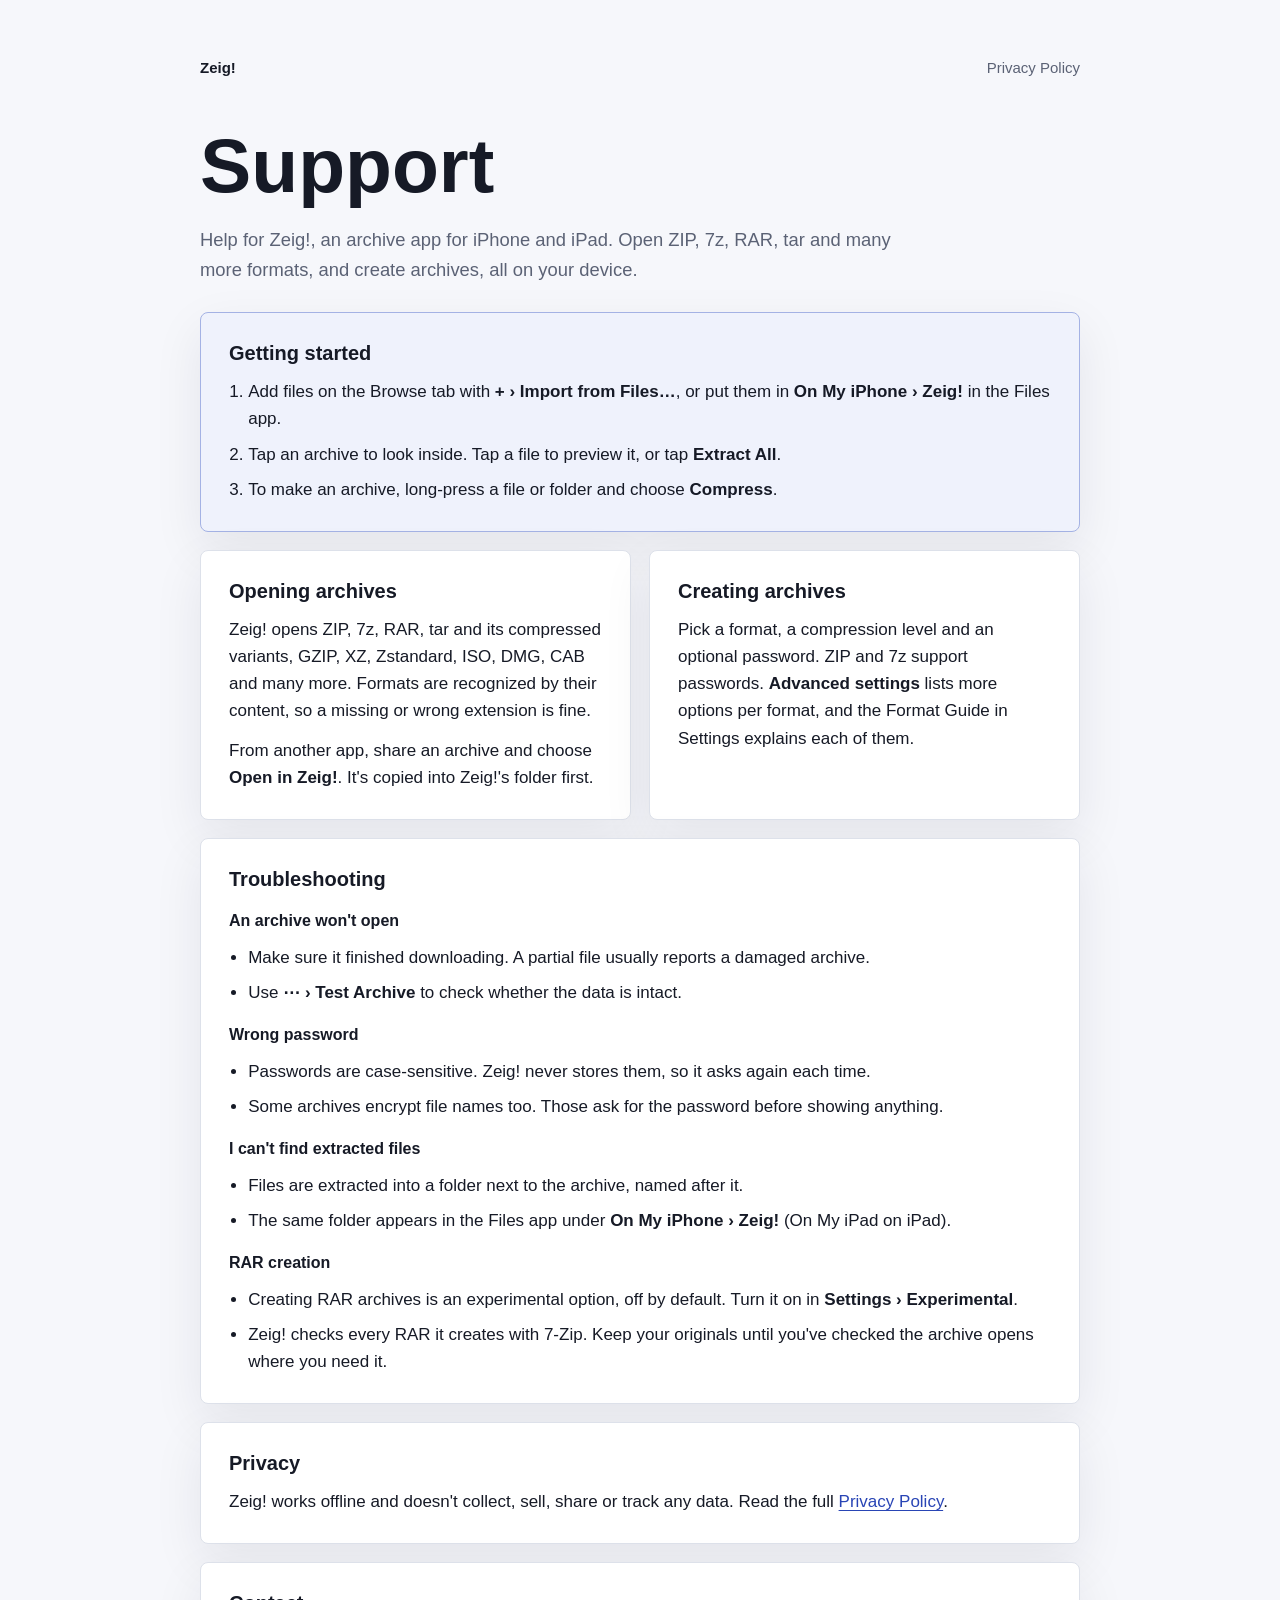
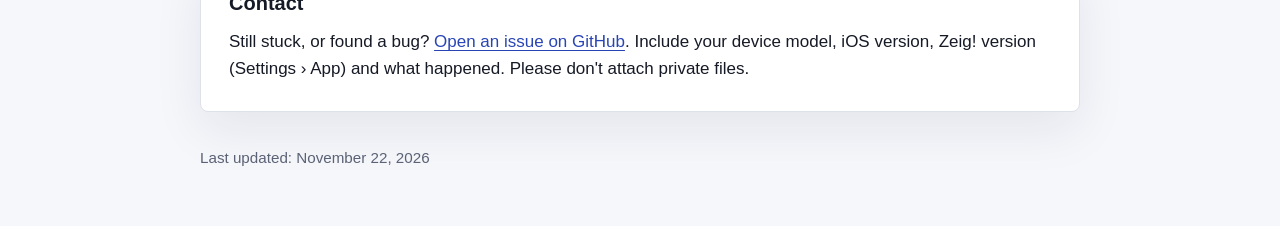
<file: docs/index.html>
<!doctype html>
<html lang="en">
<head>
  <meta charset="utf-8">
  <meta name="viewport" content="width=device-width, initial-scale=1">
  <title>Support | Zeig!</title>
  <meta name="description" content="Support for Zeig!, an archive app for iPhone and iPad.">
  <link rel="stylesheet" href="style.css">
</head>
<body>
  <div class="page">
    <header>
      <nav aria-label="Page navigation">
        <a class="brand" href="index.html">Zeig!</a>
        <a href="privacy-policy.html">Privacy Policy</a>
      </nav>
      <h1>Support</h1>
      <p class="intro">Help for Zeig!, an archive app for iPhone and iPad. Open ZIP, 7z, RAR, tar and many more formats, and create archives, all on your device.</p>
    </header>

    <main>
      <section class="highlight" aria-labelledby="quick-start">
        <h2 id="quick-start">Getting started</h2>
        <ol>
          <li>Add files on the Browse tab with <strong>+ › Import from Files…</strong>, or put them in <strong>On My iPhone › Zeig!</strong> in the Files app.</li>
          <li>Tap an archive to look inside. Tap a file to preview it, or tap <strong>Extract All</strong>.</li>
          <li>To make an archive, long-press a file or folder and choose <strong>Compress</strong>.</li>
        </ol>
      </section>

      <div class="grid">
        <section aria-labelledby="opening">
          <h2 id="opening">Opening archives</h2>
          <p>Zeig! opens ZIP, 7z, RAR, tar and its compressed variants, GZIP, XZ, Zstandard, ISO, DMG, CAB and many more. Formats are recognized by their content, so a missing or wrong extension is fine.</p>
          <p>From another app, share an archive and choose <strong>Open in Zeig!</strong>. It's copied into Zeig!'s folder first.</p>
        </section>

        <section aria-labelledby="creating">
          <h2 id="creating">Creating archives</h2>
          <p>Pick a format, a compression level and an optional password. ZIP and 7z support passwords. <strong>Advanced settings</strong> lists more options per format, and the Format Guide in Settings explains each of them.</p>
        </section>
      </div>

      <section aria-labelledby="troubleshooting">
        <h2 id="troubleshooting">Troubleshooting</h2>

        <h3>An archive won't open</h3>
        <ul>
          <li>Make sure it finished downloading. A partial file usually reports a damaged archive.</li>
          <li>Use <strong>⋯ › Test Archive</strong> to check whether the data is intact.</li>
        </ul>

        <h3>Wrong password</h3>
        <ul>
          <li>Passwords are case-sensitive. Zeig! never stores them, so it asks again each time.</li>
          <li>Some archives encrypt file names too. Those ask for the password before showing anything.</li>
        </ul>

        <h3>I can't find extracted files</h3>
        <ul>
          <li>Files are extracted into a folder next to the archive, named after it.</li>
          <li>The same folder appears in the Files app under <strong>On My iPhone › Zeig!</strong> (On My iPad on iPad).</li>
        </ul>

        <h3>RAR creation</h3>
        <ul>
          <li>Creating RAR archives is an experimental option, off by default. Turn it on in <strong>Settings › Experimental</strong>.</li>
          <li>Zeig! checks every RAR it creates with 7-Zip. Keep your originals until you've checked the archive opens where you need it.</li>
        </ul>
      </section>

      <section aria-labelledby="privacy">
        <h2 id="privacy">Privacy</h2>
        <p>Zeig! works offline and doesn't collect, sell, share or track any data. Read the full <a href="privacy-policy.html">Privacy Policy</a>.</p>
      </section>

      <section aria-labelledby="contact">
        <h2 id="contact">Contact</h2>
        <p>Still stuck, or found a bug? <a href="https://github.com/liuzifa1/zeig/issues">Open an issue on GitHub</a>. Include your device model, iOS version, Zeig! version (Settings › App) and what happened. Please don't attach private files.</p>
      </section>
    </main>

    <footer>
      <p>Last updated: November 22, 2026</p>
    </footer>
  </div>
</body>
</html>
</file>
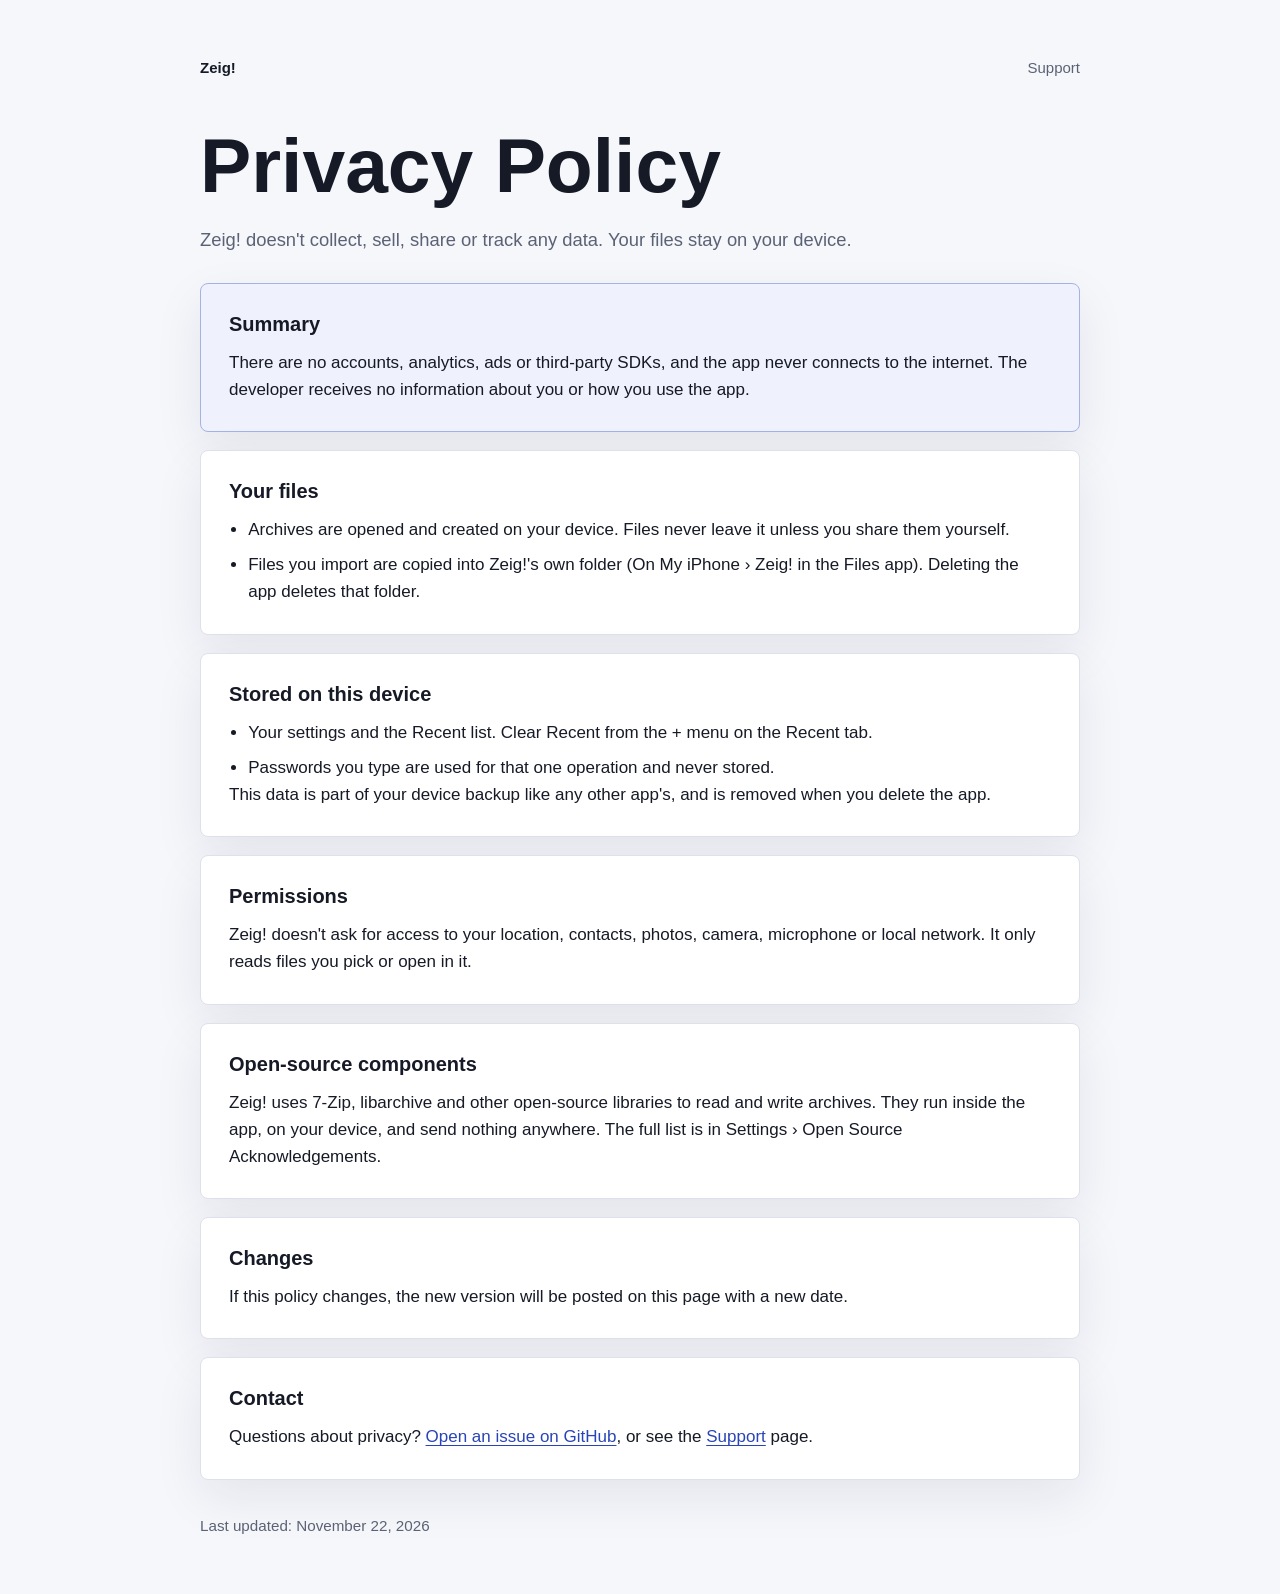
<file: docs/privacy-policy.html>
<!doctype html>
<html lang="en">
<head>
  <meta charset="utf-8">
  <meta name="viewport" content="width=device-width, initial-scale=1">
  <title>Privacy Policy | Zeig!</title>
  <meta name="description" content="Privacy policy for Zeig!, an archive app for iPhone and iPad.">
  <link rel="stylesheet" href="style.css">
</head>
<body>
  <div class="page">
    <header>
      <nav aria-label="Page navigation">
        <a class="brand" href="index.html">Zeig!</a>
        <a href="index.html">Support</a>
      </nav>
      <h1>Privacy Policy</h1>
      <p class="intro">Zeig! doesn't collect, sell, share or track any data. Your files stay on your device.</p>
    </header>

    <main>
      <section class="highlight" aria-labelledby="summary">
        <h2 id="summary">Summary</h2>
        <p>There are no accounts, analytics, ads or third-party SDKs, and the app never connects to the internet. The developer receives no information about you or how you use the app.</p>
      </section>

      <section aria-labelledby="files">
        <h2 id="files">Your files</h2>
        <ul>
          <li>Archives are opened and created on your device. Files never leave it unless you share them yourself.</li>
          <li>Files you import are copied into Zeig!'s own folder (On My iPhone › Zeig! in the Files app). Deleting the app deletes that folder.</li>
        </ul>
      </section>

      <section aria-labelledby="stored">
        <h2 id="stored">Stored on this device</h2>
        <ul>
          <li>Your settings and the Recent list. Clear Recent from the + menu on the Recent tab.</li>
          <li>Passwords you type are used for that one operation and never stored.</li>
        </ul>
        <p>This data is part of your device backup like any other app's, and is removed when you delete the app.</p>
      </section>

      <section aria-labelledby="permissions">
        <h2 id="permissions">Permissions</h2>
        <p>Zeig! doesn't ask for access to your location, contacts, photos, camera, microphone or local network. It only reads files you pick or open in it.</p>
      </section>

      <section aria-labelledby="open-source">
        <h2 id="open-source">Open-source components</h2>
        <p>Zeig! uses 7-Zip, libarchive and other open-source libraries to read and write archives. They run inside the app, on your device, and send nothing anywhere. The full list is in Settings › Open Source Acknowledgements.</p>
      </section>

      <section aria-labelledby="changes">
        <h2 id="changes">Changes</h2>
        <p>If this policy changes, the new version will be posted on this page with a new date.</p>
      </section>

      <section aria-labelledby="contact">
        <h2 id="contact">Contact</h2>
        <p>Questions about privacy? <a href="https://github.com/liuzifa1/zeig/issues">Open an issue on GitHub</a>, or see the <a href="index.html">Support</a> page.</p>
      </section>
    </main>

    <footer>
      <p>Last updated: November 22, 2026</p>
    </footer>
  </div>
</body>
</html>
</file>
<file: docs/style.css>
/* Shared style for the GitHub Pages site (support and privacy policy), linked from App Store Connect. */
:root {
  color-scheme: light dark;
  --bg: #f6f7fb;
  --surface: #ffffff;
  --text: #161a26;
  --muted: #5b6275;
  --line: #dde1ea;
  --accent: #3a5bd9;
  --accent-strong: #2945b5;
  --shadow: 0 18px 50px rgba(20, 28, 52, 0.08);
}

@media (prefers-color-scheme: dark) {
  :root {
    --bg: #0f1117;
    --surface: #171a23;
    --text: #edf0f7;
    --muted: #a5acbe;
    --line: #2a2f3d;
    --accent: #8aa2ff;
    --accent-strong: #aebdff;
    --shadow: none;
  }
}

* { box-sizing: border-box; }

body {
  margin: 0;
  background: var(--bg);
  color: var(--text);
  font-family: -apple-system, BlinkMacSystemFont, "Segoe UI", sans-serif;
  font-size: 17px;
  line-height: 1.6;
}

a {
  color: var(--accent-strong);
  text-decoration-thickness: 0.08em;
  text-underline-offset: 0.18em;
}

.page { width: min(100%, 920px); margin: 0 auto; padding: 32px 20px 56px; }
header { padding: 24px 0 28px; }

nav {
  display: flex;
  flex-wrap: wrap;
  gap: 14px;
  align-items: center;
  justify-content: space-between;
  margin-bottom: 48px;
  font-size: 15px;
}
nav a { color: var(--muted); text-decoration: none; }
nav a:hover { color: var(--accent-strong); }
nav .brand { color: var(--text); font-weight: 700; }

h1 { margin: 0; font-size: clamp(2.2rem, 8vw, 4.8rem); line-height: 0.98; }
.intro { max-width: 720px; margin: 22px 0 0; color: var(--muted); font-size: 1.15rem; }

main { display: grid; gap: 18px; }

section {
  padding: 28px;
  background: var(--surface);
  border: 1px solid var(--line);
  border-radius: 8px;
  box-shadow: var(--shadow);
}
.highlight {
  border-color: color-mix(in srgb, var(--accent) 35%, var(--line));
  background: color-mix(in srgb, var(--accent) 8%, var(--surface));
}

h2 { margin: 0 0 12px; font-size: 1.25rem; line-height: 1.25; }
h3 { margin: 18px 0 6px; font-size: 1rem; line-height: 1.35; }
p { margin: 0 0 12px; }
p:last-child { margin-bottom: 0; }
ol, ul { margin: 12px 0 0; padding-left: 1.2rem; }
li + li { margin-top: 8px; }

.grid { display: grid; grid-template-columns: repeat(2, minmax(0, 1fr)); gap: 18px; }

footer { margin-top: 34px; color: var(--muted); font-size: 0.95rem; }

@media (max-width: 720px) {
  .grid { grid-template-columns: 1fr; }
}
@media (max-width: 640px) {
  .page { padding: 22px 16px 42px; }
  nav { margin-bottom: 34px; }
  section { padding: 22px; }
}
</file>
